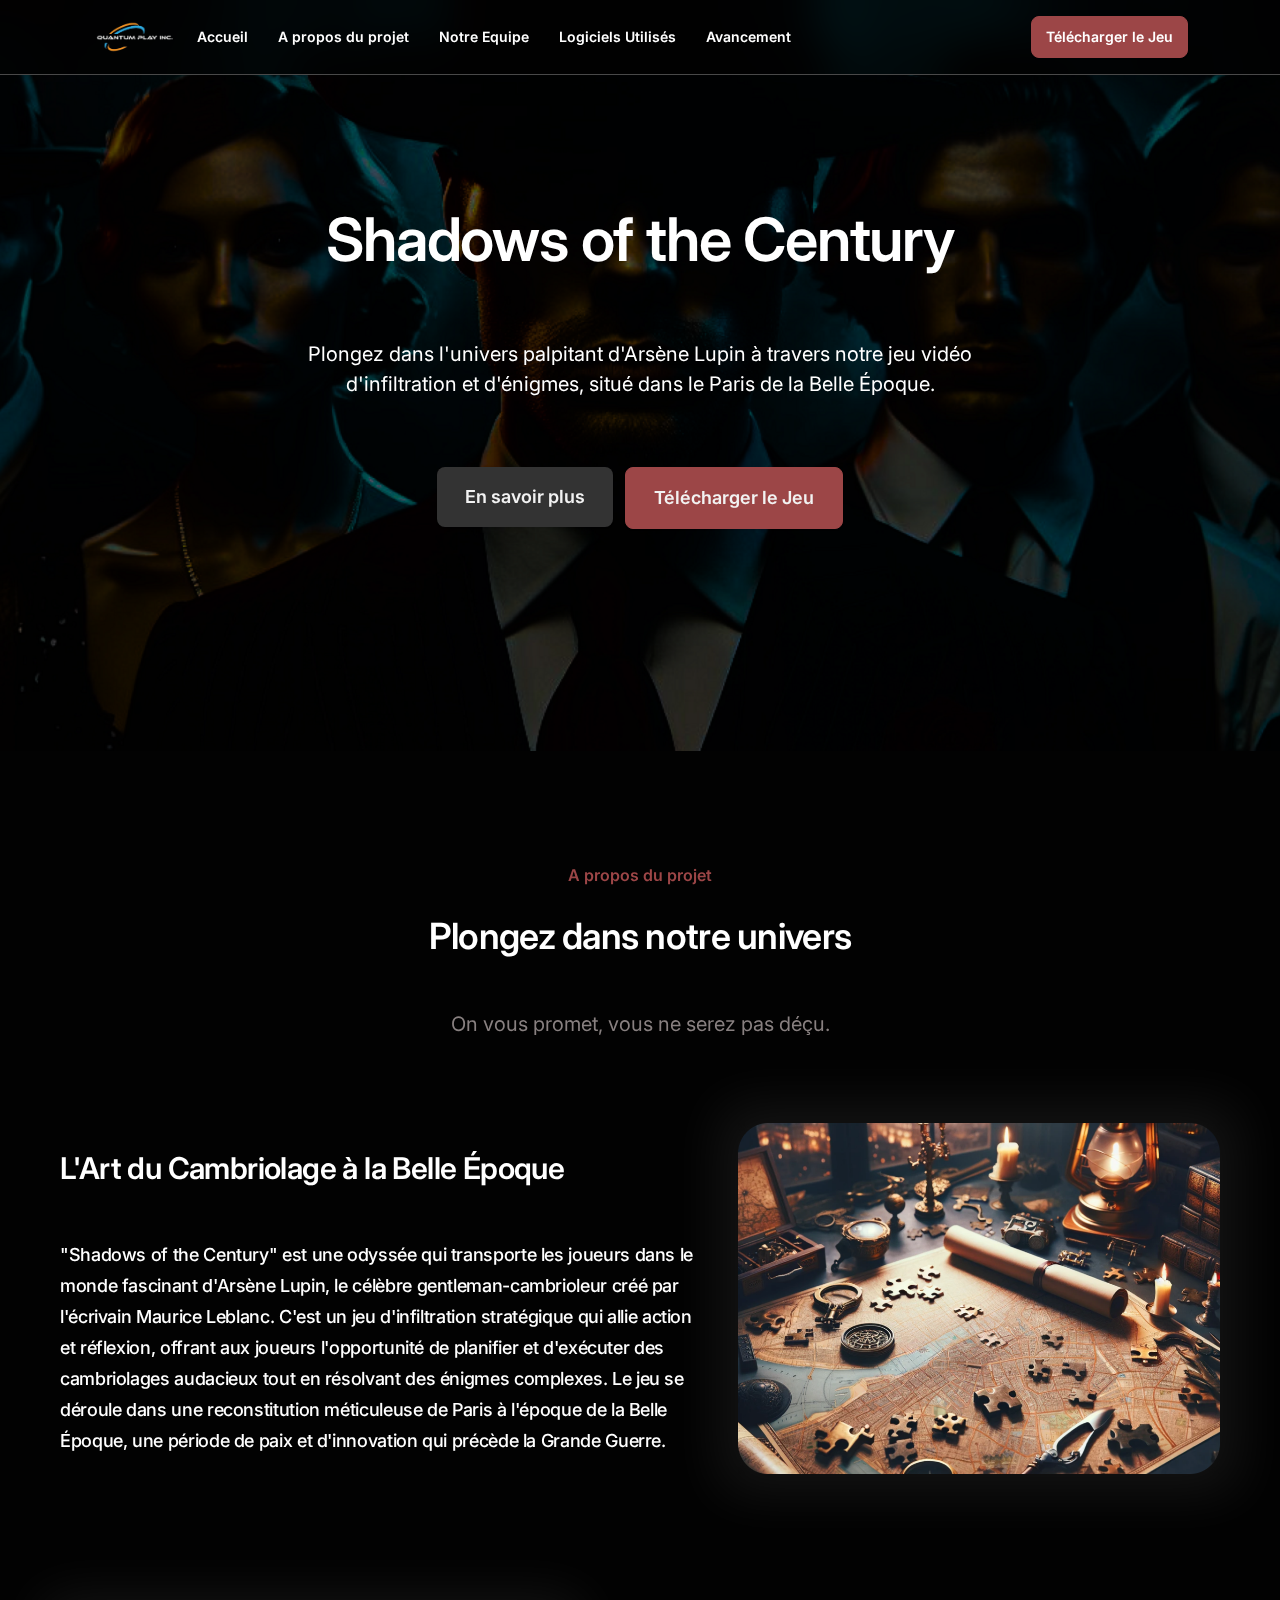
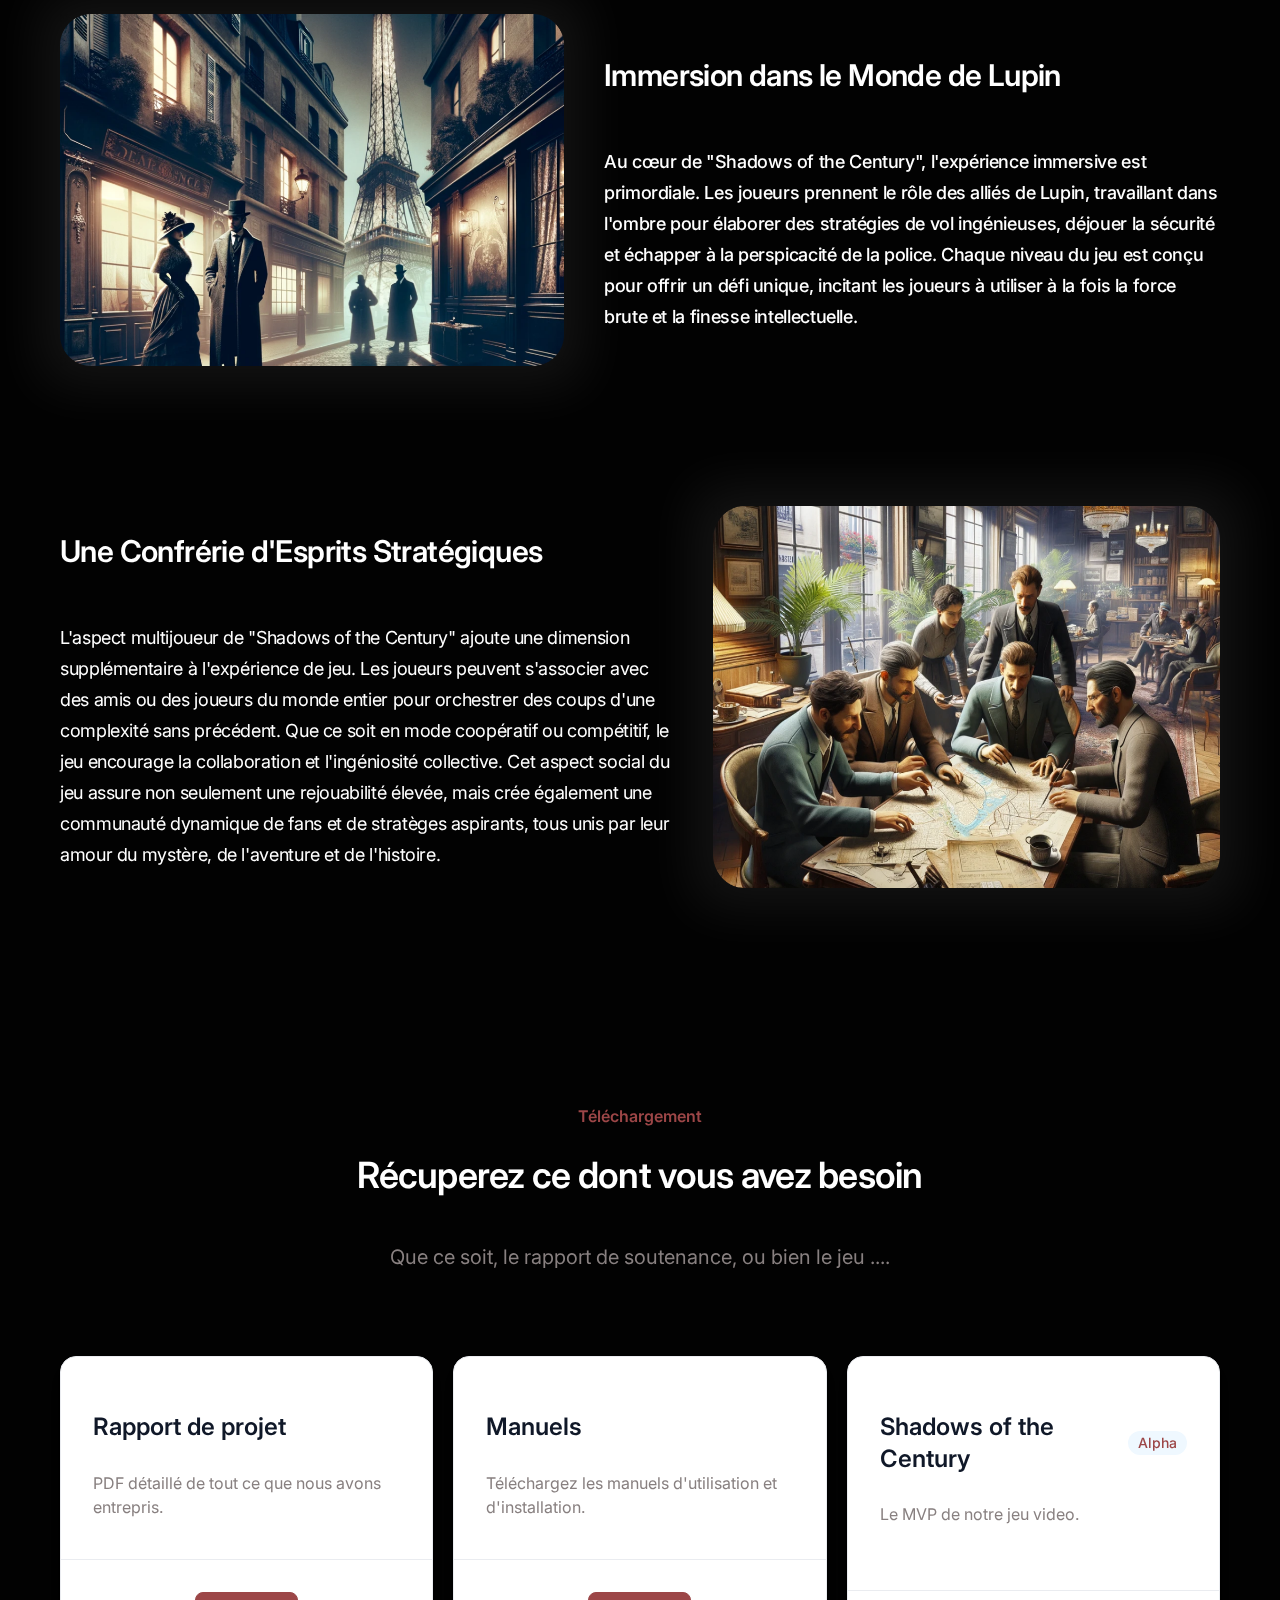
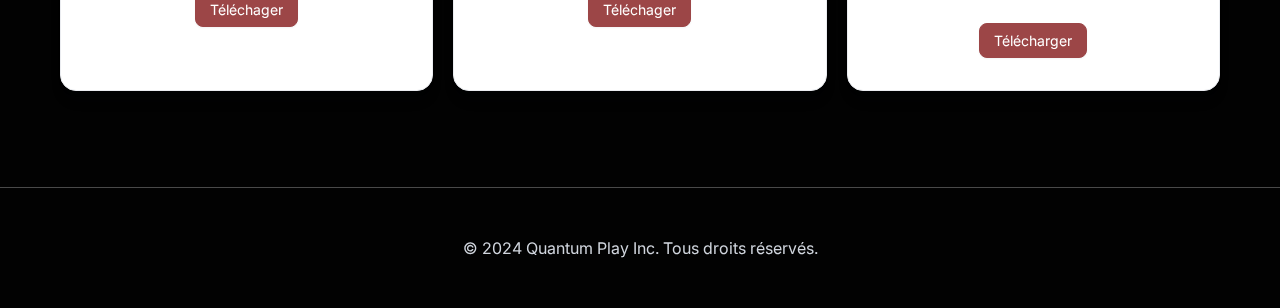
<file: index.html>
<!DOCTYPE html>
<html lang="fr">
<head>
        <meta charset="UTF-8">
        <meta name="viewport" content="width=device-width, initial-scale=1.0">
        <title>Accueil - Quantum Play Inc.</title>
        <link rel="stylesheet" href="css/index.css">
        <link rel="preconnect" href="https://fonts.googleapis.com">
        <link rel="preconnect" href="https://fonts.gstatic.com" crossorigin>
        <link href="https://fonts.googleapis.com/css2?family=Inter:wght@100..900&display=swap" rel="stylesheet">
</head>
<body>
    <header class="header">
      <div class="header-content">
        <div class="logo-container">
          <img src="assets/logo_blanc.png" alt="Company Logo" class="logo" />
          <nav class="nav-links">
            <a href="index.html#" class="nav-link">Accueil</a>
            <a href="index.html#about-project" class="nav-link">A propos du projet</a>
            <a href="teams.html" class="nav-link">Notre Equipe</a>
            <a href="software.html" class="nav-link">Logiciels Utilisés</a>
            <a href="progression.html" class="nav-link">Avancement</a>
          </nav>
        </div>
        <a href="index.html#download-section" class="download-button">Télécharger le Jeu</a>
      </div>
    </header>


    <section id="hero-section">
      <img src="assets/hero-background.png" alt="" class="hero-background" />
      
      <a href="index.html#download-section">
      <div class="hero-content">
        
      </a>
        <h1 class="hero-title">Shadows of the Century</h1>
        
        <p class="hero-description">
          Plongez dans l'univers palpitant d'Arsène Lupin à travers notre jeu vidéo d'infiltration et d'énigmes, situé dans le Paris de la Belle Époque.
        </p>
        
        <div class="hero-actions">
          <a href="index.html#about-project"><button class="learn-more-btn">En savoir plus</button></a>
          <a href="index.html#download-section"><button class="download-btn">Télécharger le Jeu</button></a>
        </div>
      </div>
    </section>
    <section id="about-project">
      <div class="about-project-container">
        <p class="about-project-subtitle">A propos du projet</p>
        <h2 class="about-project-title">Plongez dans notre univers</h2>
        <p class="about-project-description">On vous promet, vous ne serez pas déçu.</p>
        <div class="project-overview">
          <div class="project-overview-content">
            <div class="project-overview-text">
              <div class="project-overview-text-content">
                <h3 class="project-overview-heading">L'Art du Cambriolage à la Belle Époque</h3>
                <p class="project-overview-details">
                  "Shadows of the Century" est une odyssée qui transporte les joueurs dans le monde fascinant d'Arsène Lupin, le célèbre gentleman-cambrioleur créé par l'écrivain Maurice Leblanc. C'est un jeu d'infiltration stratégique qui allie action et réflexion, offrant aux joueurs l'opportunité de planifier et d'exécuter des cambriolages audacieux tout en résolvant des énigmes complexes. Le jeu se déroule dans une reconstitution méticuleuse de Paris à l'époque de la Belle Époque, une période de paix et d'innovation qui précède la Grande Guerre.
                </p>
              </div>
            </div>
            <div class="project-overview-image">
              <img src="assets/overview-image.png" alt="Project overview image" class="project-overview-img" />
            </div>
          </div>
        </div>
        <div class="project-immersion">
          <div class="project-immersion-content">
            <div class="project-immersion-image">
              <img src="assets/immersion-image.png" alt="Project immersion image" class="project-immersion-img" />
            </div>
            <div class="project-immersion-text">
              <div class="project-immersion-text-content">
                <h3 class="project-immersion-heading">Immersion dans le Monde de Lupin</h3>
                <p class="project-immersion-details">
                  Au cœur de "Shadows of the Century", l'expérience immersive est primordiale. Les joueurs prennent le rôle des alliés de Lupin, travaillant dans l'ombre pour élaborer des stratégies de vol ingénieuses, déjouer la sécurité et échapper à la perspicacité de la police. Chaque niveau du jeu est conçu pour offrir un défi unique, incitant les joueurs à utiliser à la fois la force brute et la finesse intellectuelle.
                </p>
              </div>
            </div>
          </div>
        </div>
        <div class="project-multiplayer">
          <div class="project-multiplayer-content">
            <div class="project-multiplayer-text">
              <h3 class="project-multiplayer-heading">Une Confrérie d'Esprits Stratégiques</h3>
              <p class="project-multiplayer-details">
                L'aspect multijoueur de "Shadows of the Century" ajoute une dimension supplémentaire à l'expérience de jeu. Les joueurs peuvent s'associer avec des amis ou des joueurs du monde entier pour orchestrer des coups d'une complexité sans précédent. Que ce soit en mode coopératif ou compétitif, le jeu encourage la collaboration et l'ingéniosité collective. Cet aspect social du jeu assure non seulement une rejouabilité élevée, mais crée également une communauté dynamique de fans et de stratèges aspirants, tous unis par leur amour du mystère, de l'aventure et de l'histoire.
              </p>
            </div>
            <div class="project-multiplayer-image">
              <img src="assets/multiplayer-image.png" alt="Project multiplayer image" class="project-multiplayer-img" />
            </div>
          </div>
        </div>
      </div>
    </section> 
    <section id="download-section">
      <div class="download-container">
        <h2 class="download-subtitle">Téléchargement</h2>
        <h1 class="download-title">Récuperez ce dont vous avez besoin</h1>
        <p class="download-description">
          Que ce soit, le rapport de soutenance, ou bien le jeu ....
        </p>
        <div class="download-cards">
          <div class="download-card">
            <div class="card-header">
              <h3 class="card-title">Rapport de projet</h3>
              <p class="card-subtitle">
                PDF détaillé de tout ce que nous avons entrepris.
              </p>
            </div>
            <div class="card-footer">
              <a href="https://drive.google.com/file/d/1c_JLFe7JqMfe0ZkD8F-87rza8Ru3sQQs/view?usp=sharing" class="download-button" download>Téléchager</a>
            </div>
          </div>
          
          <div class="download-card">
            <div class="card-header">
              <h3 class="card-title">Manuels</h3>
              <p class="card-subtitle">
                Téléchargez les manuels d'utilisation et d'installation.
              </p>
            </div>
            <div class="card-footer">
              <a href="https://drive.google.com/file/d/1klQWnkyHXq8Cbzll8_LTF7dbLoVZ3blF/view?usp=sharing" class="download-button" download>Téléchager</a>
            </div>
          </div>

          <div class="download-card">
            <div class="card-header">
              <div class="card-tags">
                <h3 class="card-title">Shadows of the Century</h3>
                <span class="card-tag">Alpha</span>
              </div>
              <p class="card-subtitle">Le MVP de notre jeu video.<br \><br \></p>
            </div>
            <div class="card-footer">
              <a href="https://drive.google.com/file/d/1jJIbLHBfBHjQvxvwQU3jh9R5DriS0nDQ/view?usp=sharing" class="download-button" download>Télécharger</a>
            </div>
          </div>
        </div>
      </div>
    </section>
      <style>
        .footer {
          display: flex;
          justify-content: center;
          align-items: center;
          border-top: 1px solid rgba(73, 73, 73, 1);
          background-color: #020202;
          width: 100%;
          color: #d0d5dd;
          padding: 48px 60px;
          font: 400 16px/150% Inter, sans-serif;
        }
      
        @media (max-width: 991px) {
          .footer {
            max-width: 100%;
            padding: 0 20px;
          }
        }
      </style>
      
      <footer class="footer">
        © 2024 Quantum Play Inc. Tous droits réservés.
      </footer>
</body>
</html>
</file>
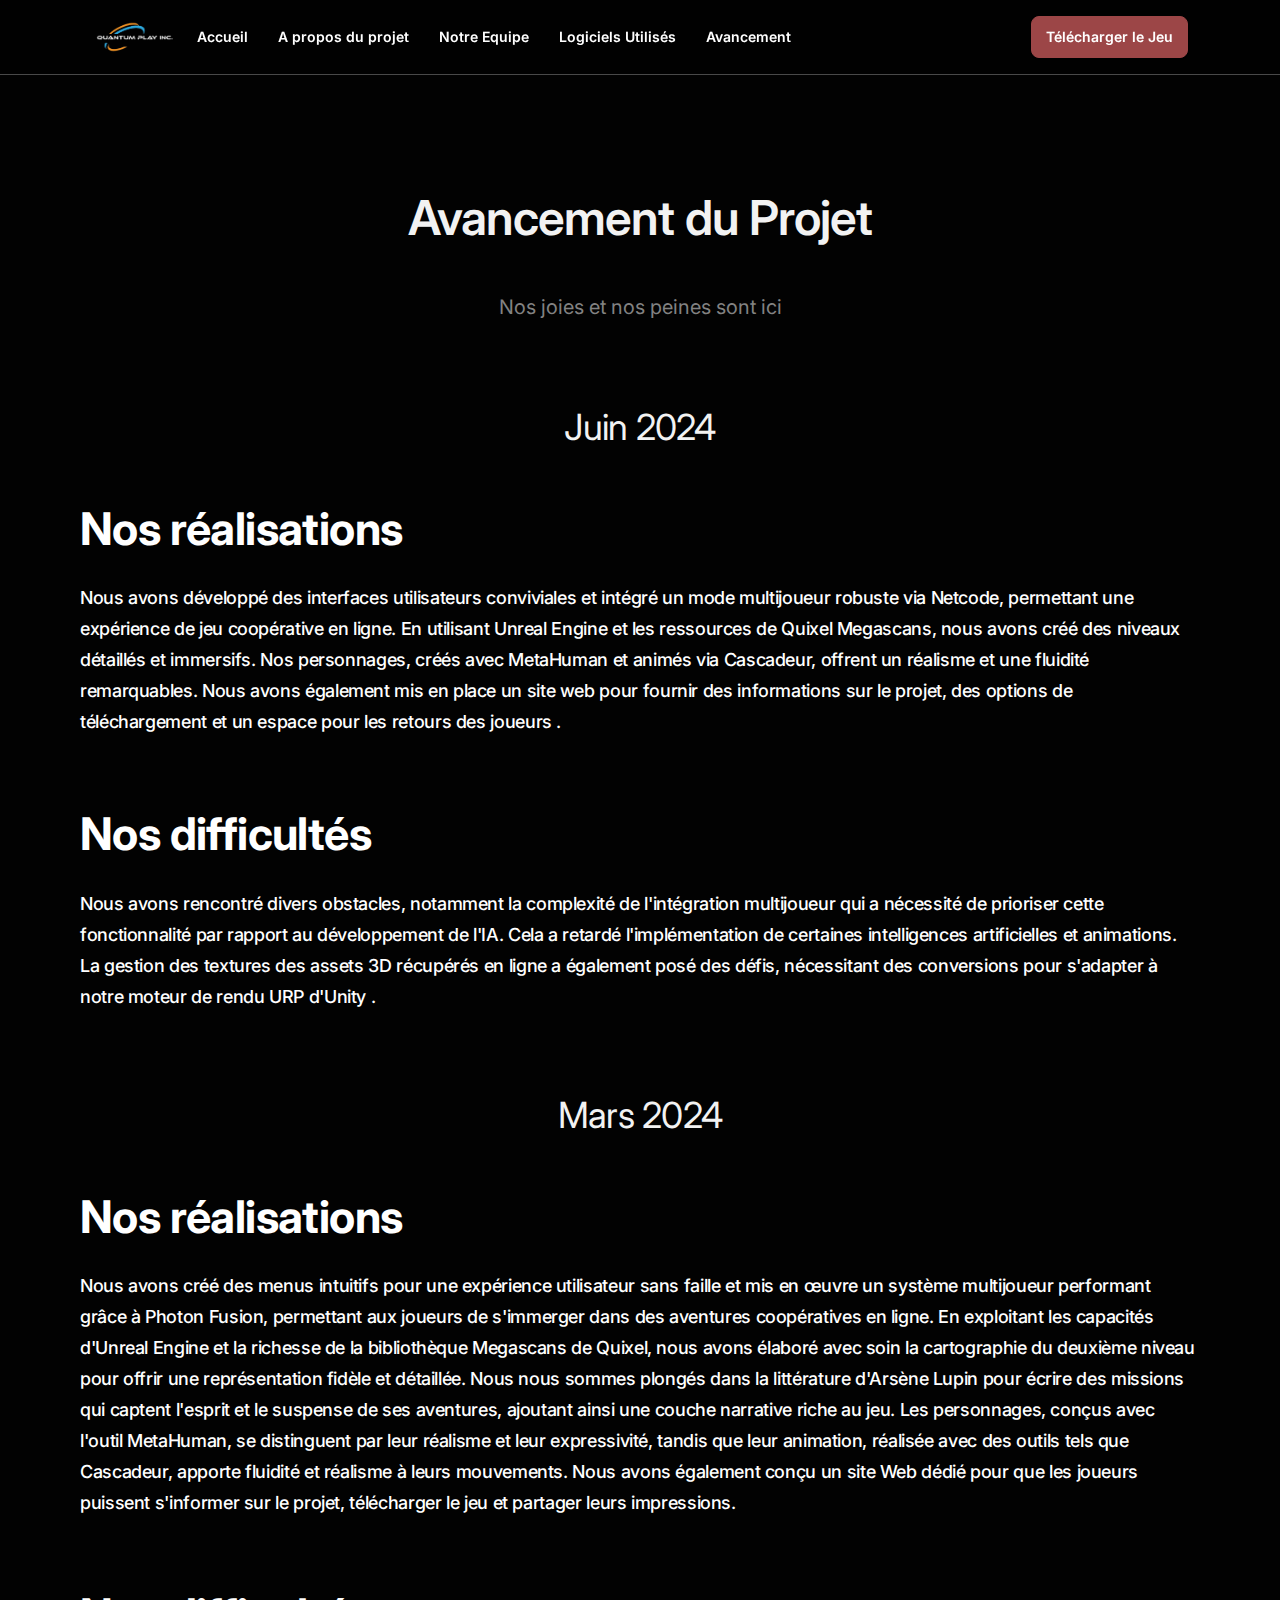
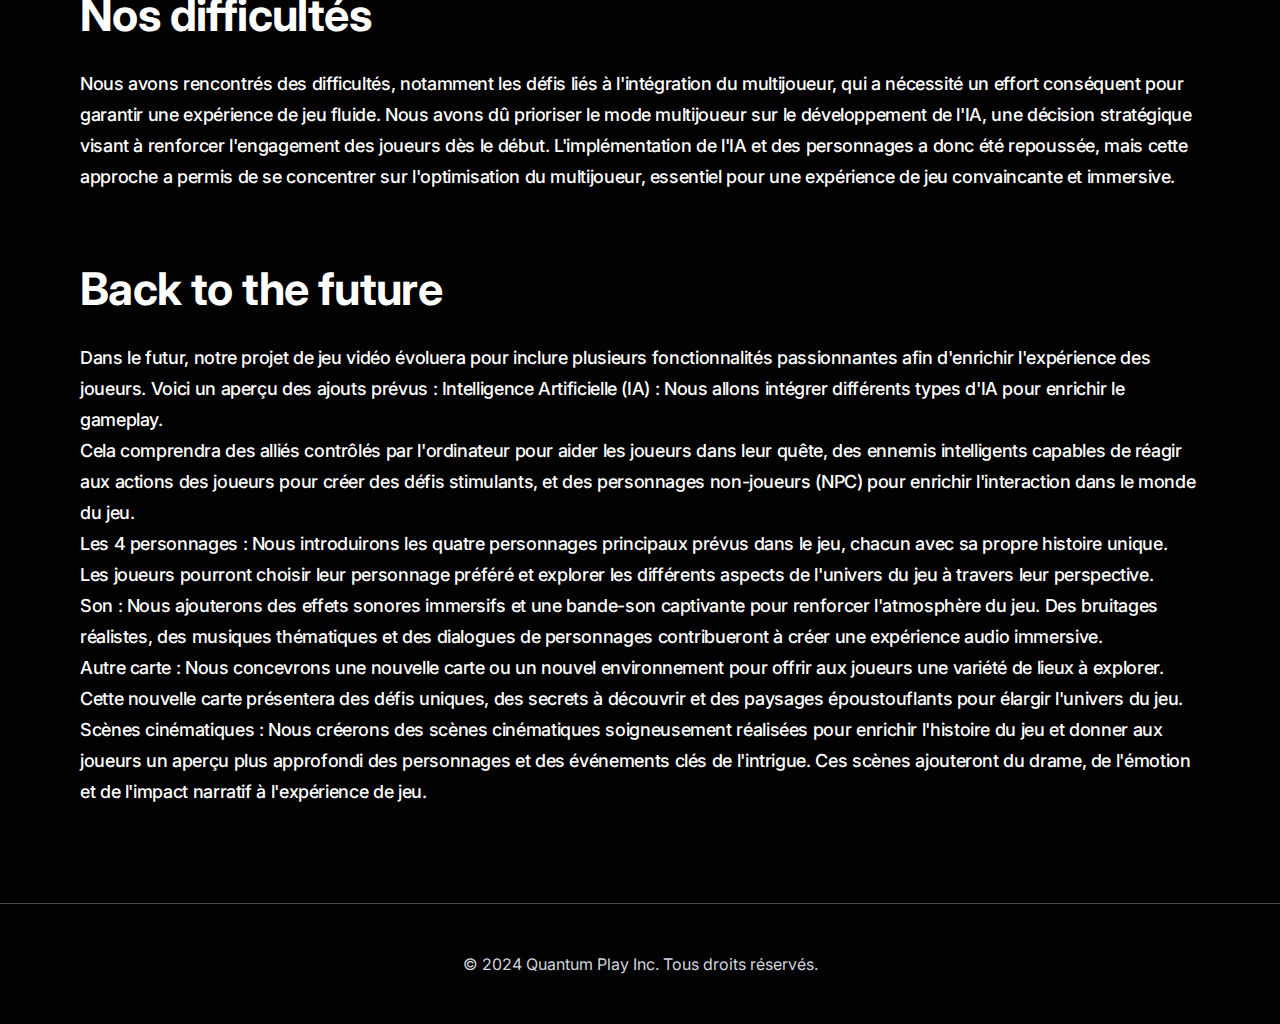
<file: progression.html>
<!DOCTYPE html>
<html lang="fr">
<head>
        <meta charset="UTF-8">
        <meta name="viewport" content="width=device-width, initial-scale=1.0">
        <title>Avancement - Quantum Play Inc.</title>
        <link rel="stylesheet" href="css/progression.css">
        <link rel="preconnect" href="https://fonts.googleapis.com">
        <link rel="preconnect" href="https://fonts.gstatic.com" crossorigin>
        <link href="https://fonts.googleapis.com/css2?family=Inter:wght@100..900&display=swap" rel="stylesheet">
</head>
<body>
    <header class="header">
        <div class="header-content">
          <div class="logo-container">
            <img src="assets/logo_blanc.png" alt="Company Logo" class="logo" />
            <nav class="nav-links">
              <a href="index.html#" class="nav-link">Accueil</a>
              <a href="index.html#about-project" class="nav-link">A propos du projet</a>
              <a href="teams.html" class="nav-link">Notre Equipe</a>
              <a href="software.html" class="nav-link">Logiciels Utilisés</a>
              <a href="progression.html" class="nav-link">Avancement</a>
            </nav>
          </div>
          <a href="index.html#download-section" class="download-button">Télécharger le Jeu</a>
        </div>
      </header>
      
      <section class="project-progress">
        <h1 class="project-title">Avancement du Projet</h1>
        <p class="project-subtitle">Nos joies et nos peines sont ici</p>
        <time class="project-date">Juin 2024</time>
        
        <section>
          <h2 class="achievements-title">Nos réalisations</h2>
          <p class="achievements-description">
            Nous avons développé des interfaces utilisateurs conviviales et intégré un mode multijoueur robuste via Netcode, permettant une expérience de jeu coopérative en ligne. En utilisant Unreal Engine et les ressources de Quixel Megascans, nous avons créé des niveaux détaillés et immersifs. Nos personnages, créés avec MetaHuman et animés via Cascadeur, offrent un réalisme et une fluidité remarquables. Nous avons également mis en place un site web pour fournir des informations sur le projet, des options de téléchargement et un espace pour les retours des joueurs .          </p>
        </section>
         
        <section>
          <h2 class="difficulties-title">Nos difficultés</h2>
          <p class="difficulties-description">
            Nous avons rencontré divers obstacles, notamment la complexité de l'intégration multijoueur qui a nécessité de prioriser cette fonctionnalité par rapport au développement de l'IA. Cela a retardé l'implémentation de certaines intelligences artificielles et animations. La gestion des textures des assets 3D récupérés en ligne a également posé des défis, nécessitant des conversions pour s'adapter à notre moteur de rendu URP d'Unity .          </p>
        </section>
         




        <time class="project-date">Mars 2024</time>
        
        <section>
          <h2 class="achievements-title">Nos réalisations</h2>
          <p class="achievements-description">
            Nous avons créé des menus intuitifs pour une expérience utilisateur sans faille et mis en œuvre un système multijoueur performant grâce à Photon Fusion, permettant aux joueurs de s'immerger dans des aventures coopératives en ligne. En exploitant les capacités d'Unreal Engine et la richesse de la bibliothèque Megascans de Quixel, nous avons élaboré avec soin la cartographie du deuxième niveau pour offrir une représentation fidèle et détaillée. Nous nous sommes plongés dans la littérature d'Arsène Lupin pour écrire des missions qui captent l'esprit et le suspense de ses aventures, ajoutant ainsi une couche narrative riche au jeu. Les personnages, conçus avec l'outil MetaHuman, se distinguent par leur réalisme et leur expressivité, tandis que leur animation, réalisée avec des outils tels que Cascadeur, apporte fluidité et réalisme à leurs mouvements. Nous avons également conçu un site Web dédié pour que les joueurs puissent s'informer sur le projet, télécharger le jeu et partager leurs impressions.
          </p>
        </section>
         
        <section>
          <h2 class="difficulties-title">Nos difficultés</h2>
          <p class="difficulties-description">
            Nous avons rencontrés des difficultés, notamment les défis liés à l'intégration du multijoueur, qui a nécessité un effort conséquent pour garantir une expérience de jeu fluide. Nous avons dû prioriser le mode multijoueur sur le développement de l'IA, une décision stratégique visant à renforcer l'engagement des joueurs dès le début. L'implémentation de l'IA et des personnages a donc été repoussée, mais cette approche a permis de se concentrer sur l'optimisation du multijoueur, essentiel pour une expérience de jeu convaincante et immersive.
          </p>
        </section>
         
        <section>
          <h2 class="future-title">Back to the future</h2>
          <p class="future-description">
            Dans le futur, notre projet de jeu vidéo évoluera pour inclure plusieurs fonctionnalités passionnantes afin d'enrichir l'expérience des joueurs. Voici un aperçu des ajouts prévus :
            Intelligence Artificielle (IA) : Nous allons intégrer différents types d'IA pour enrichir le gameplay. <br>
            Cela comprendra des alliés contrôlés par l'ordinateur pour aider les joueurs dans leur quête, des ennemis intelligents capables de réagir aux actions des joueurs pour créer des défis stimulants, et des personnages non-joueurs (NPC) pour enrichir l'interaction dans le monde du jeu. <br>
            Les 4 personnages : Nous introduirons les quatre personnages principaux prévus dans le jeu, chacun avec sa propre histoire unique. Les joueurs pourront choisir leur personnage préféré et explorer les différents aspects de l'univers du jeu à travers leur perspective. <br>
            Son : Nous ajouterons des effets sonores immersifs et une bande-son captivante pour renforcer l'atmosphère du jeu. Des bruitages réalistes, des musiques thématiques et des dialogues de personnages contribueront à créer une expérience audio immersive. <br>
            Autre carte : Nous concevrons une nouvelle carte ou un nouvel environnement pour offrir aux joueurs une variété de lieux à explorer. Cette nouvelle carte présentera des défis uniques, des secrets à découvrir et des paysages époustouflants pour élargir l'univers du jeu. <br>
            Scènes cinématiques : Nous créerons des scènes cinématiques soigneusement réalisées pour enrichir l'histoire du jeu et donner aux joueurs un aperçu plus approfondi des personnages et des événements clés de l'intrigue. Ces scènes ajouteront du drame, de l'émotion et de l'impact narratif à l'expérience de jeu.
          </p>
        </section>
      </section>

      <style>
        .footer {
          display: flex;
          justify-content: center;
          align-items: center;
          border-top: 1px solid rgba(73, 73, 73, 1);
          background-color: #020202;
          width: 100%;
          color: #d0d5dd;
          padding: 48px 60px;
          font: 400 16px/150% Inter, sans-serif;
        }
      
        @media (max-width: 991px) {
          .footer {
            max-width: 100%;
            padding: 0 20px;
          }
        }
      </style>
      
      <footer class="footer">
        © 2024 Quantum Play Inc. Tous droits réservés.
      </footer>
</body>
</html>
</file>
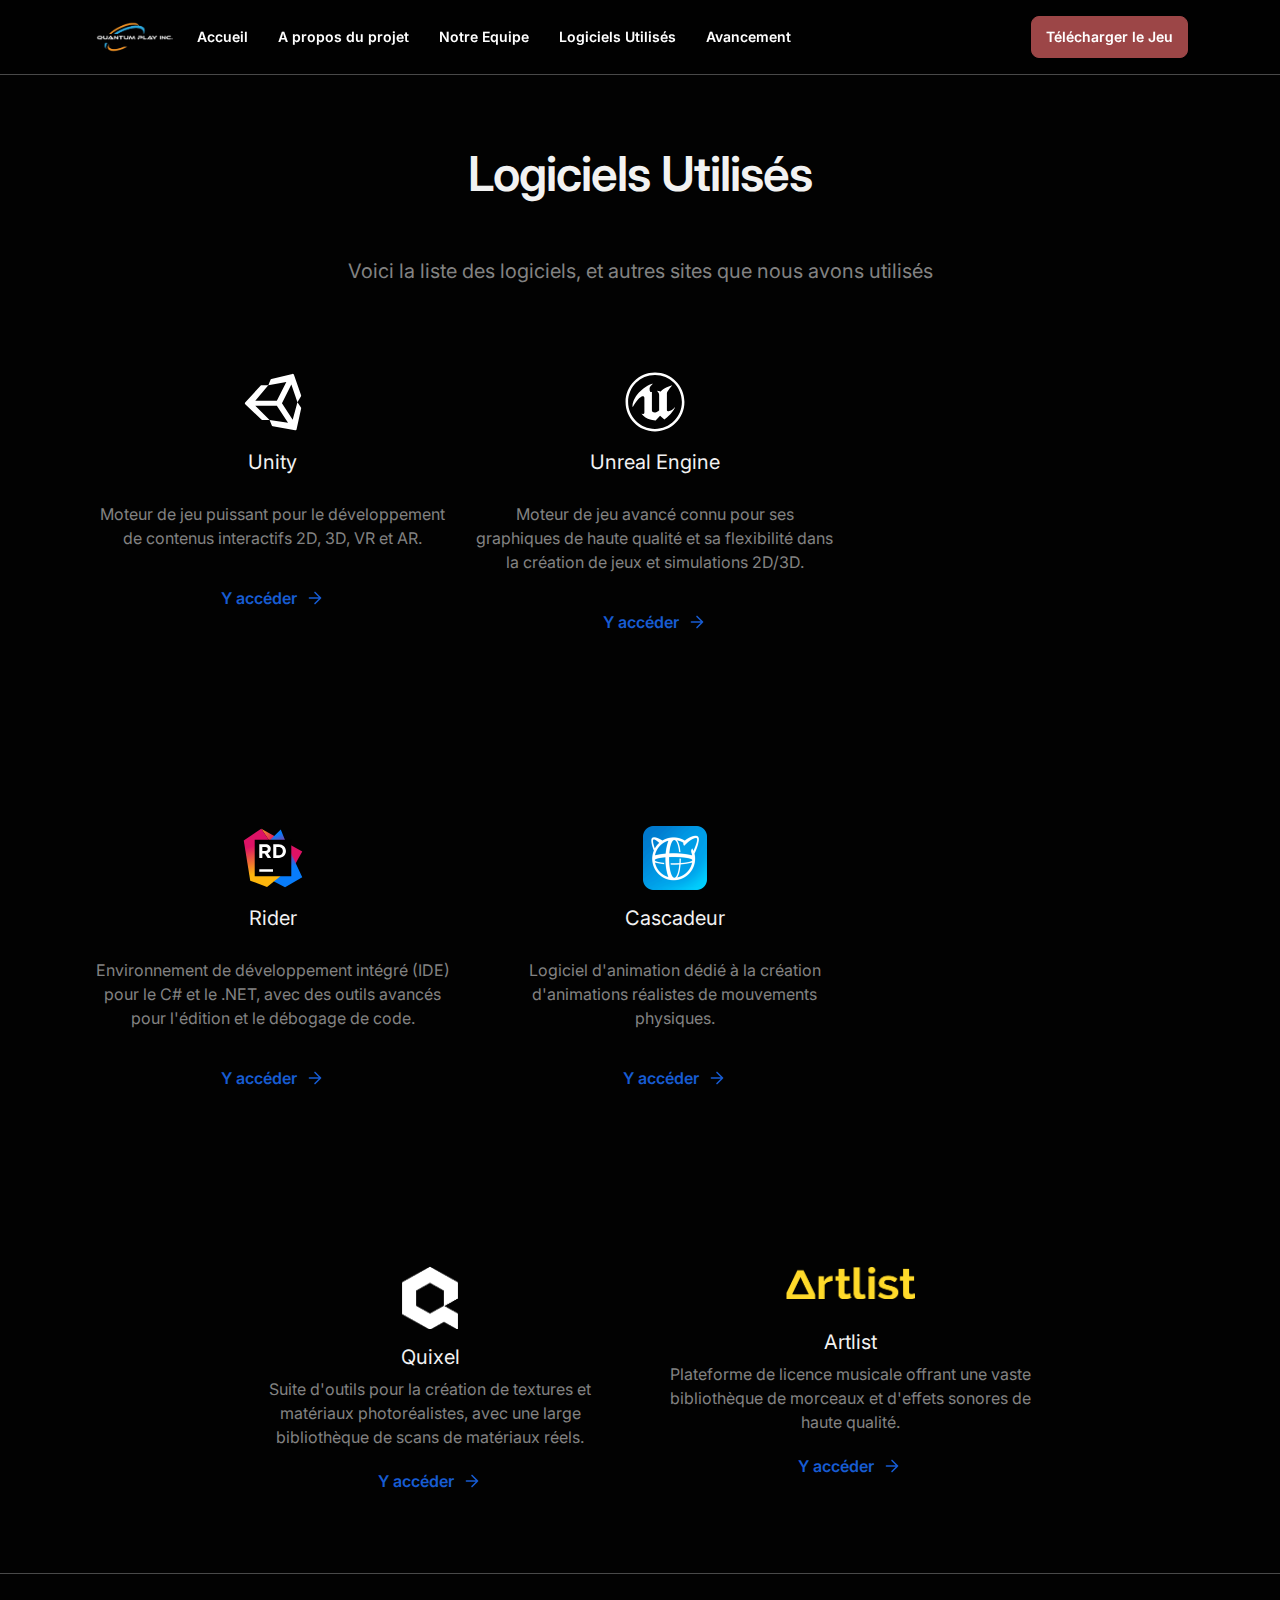
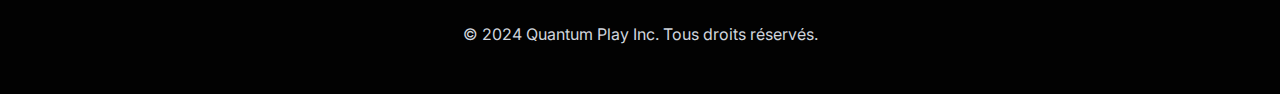
<file: software.html>
<!DOCTYPE html>
<html lang="fr">
<head>
        <meta charset="UTF-8">
        <meta name="viewport" content="width=device-width, initial-scale=1.0">
        <title>Avancement - Quantum Play Inc.</title>
        <link rel="stylesheet" href="css/software.css">
        <link rel="preconnect" href="https://fonts.googleapis.com">
        <link rel="preconnect" href="https://fonts.gstatic.com" crossorigin>
        <link href="https://fonts.googleapis.com/css2?family=Inter:wght@100..900&display=swap" rel="stylesheet">
</head>
<body>
    <header class="header">
        <div class="header-content">
          <div class="logo-container">
            <img src="assets/logo_blanc.png" alt="Company Logo" class="logo" />
            <nav class="nav-links">
              <a href="index.html#" class="nav-link">Accueil</a>
              <a href="index.html#about-project" class="nav-link">A propos du projet</a>
              <a href="teams.html" class="nav-link">Notre Equipe</a>
              <a href="software.html" class="nav-link">Logiciels Utilisés</a>
              <a href="progression.html" class="nav-link">Avancement</a>
            </nav>
          </div>
          <a href="index.html#download-section" class="download-button">Télécharger le Jeu</a>
        </div>
      </header>
      
      <section class="software-used">
        <div class="software-used-container">
          <h2 class="software-used-title">Logiciels Utilisés</h2>
          <p class="software-used-description">
            Voici la liste des logiciels, et autres sites que nous avons utilisés
          </p>
          <div class="software-list">
            <div class="software-list-container">
              <div class="software-item">
                <div class="software-item-content">
                  <img src="assets/unity.svg" alt="Unity logo" class="software-logo" />
                  <h3 class="software-name">Unity</h3>
                  <p class="software-description">
                    Moteur de jeu puissant pour le développement de contenus interactifs 2D, 3D, VR et AR.
                  </p>
                  <a href="https://unity.com/fr" class="software-link">
                    <span class="software-link-text">Y accéder</span>
                    <img src="assets/arrow-right-2.svg" alt="" class="cta-icon" loading="lazy" />
                  </a>
                </div>
              </div>
              <div class="software-item">
                <div class="software-item-content">
                  <img src="assets/ue.svg" alt="Unreal Engine logo" class="software-logo" />
                  <h3 class="software-name">Unreal Engine</h3>
                  <p class="software-description">
                    Moteur de jeu avancé connu pour ses graphiques de haute qualité et sa flexibilité dans la création de jeux et simulations 2D/3D.
                  </p>
                  <a href="https://www.unrealengine.com/fr" class="software-link">
                    <span class="software-link-text">Y accéder</span>
                    <img src="assets/arrow-right-2.svg" alt="" class="cta-icon" loading="lazy" />
                  </a>
                </div>
              </div>
            </div>
          </div>
        </div>
      </section>

      <main class="container">
        <section class="card-container">
          <article class="card">
            <div class="card-content">
              <img src="assets/rider.svg" alt="Rider logo" class="card-image" />
              <h3 class="card-title">Rider</h3>
              <p class="card-description">
                Environnement de développement intégré (IDE) pour le C# et le .NET, avec des outils avancés pour l'édition et le débogage de code.
              </p>
              <a href="https://www.jetbrains.com/fr-fr/rider/">
                <div class="card-action">
                  <span class="card-action-text">Y accéder</span>
                  <img src="assets/arrow-right-2.svg" alt="" class="cta-icon" loading="lazy" />
                </div>
              </a>
            </div>
          </article>
          <article class="card">
            <div class="card-content">
              <img src="assets/cascadeur.png" alt="Cascadeur logo" class="card-image" />
              <h3 class="card-title">Cascadeur</h3>
              <p class="card-description">
                Logiciel d'animation dédié à la création d'animations réalistes de mouvements physiques.
              </p>
              <a href="https://cascadeur.com/">
                <div class="card-action">
                  <span class="card-action-text">Y accéder</span>
                  <img src="assets/arrow-right-2.svg" alt="" class="cta-icon" loading="lazy" />
                </div>
              </a>
            </div>
          </article>
        </section>
      </main>

      <div class="container">
        <div class="content-wrapper">
          <div class="tools-grid">
            <div class="tool-card">
              <div class="tool-content">
                <img src="assets/quixel.png" alt="Quixel logo" class="tool-logo" loading="lazy" />
                <div class="tool-name">Quixel</div>
                <div class="tool-description">
                  Suite d'outils pour la création de textures et matériaux photoréalistes, avec une large bibliothèque de scans de matériaux réels.
                </div>
                <a href="https://quixel.com/">
                  <div class="tool-cta">
                    <div class="cta-text">Y accéder</div>
                    <img src="assets/arrow-right-2.svg" alt="" class="cta-icon" loading="lazy" />
                  </div>
                </a>
              </div>
            </div>
            <div class="tool-card">
              <div class="tool-content">
                <img src="assets/artlist.png" alt="Artlist logo" class="artlist-logo" loading="lazy" />
                <div class="artlist-name">Artlist</div>
                <div class="tool-description">
                  Plateforme de licence musicale offrant une vaste bibliothèque de morceaux et d'effets sonores de haute qualité.
                </div>
                <a href="https://artlist.io/">
                  <div class="tool-cta">
                    <div class="cta-text">Y accéder</div>
                    <img src="assets/arrow-right-2.svg" alt="" class="cta-icon" loading="lazy" />
                  </div>
                </a>
              </div>
            </div>
          </div>
        </div>
      </div>

      <style>
        .footer {
          display: flex;
          justify-content: center;
          align-items: center;
          border-top: 1px solid rgba(73, 73, 73, 1);
          background-color: #020202;
          width: 100%;
          color: #d0d5dd;
          padding: 48px 60px;
          font: 400 16px/150% Inter, sans-serif;
        }
      
        @media (max-width: 991px) {
          .footer {
            max-width: 100%;
            padding: 0 20px;
          }
        }
      </style>
      
      <footer class="footer">
        © 2024 Quantum Play Inc. Tous droits réservés.
      </footer>
</body>
</html>
</file>
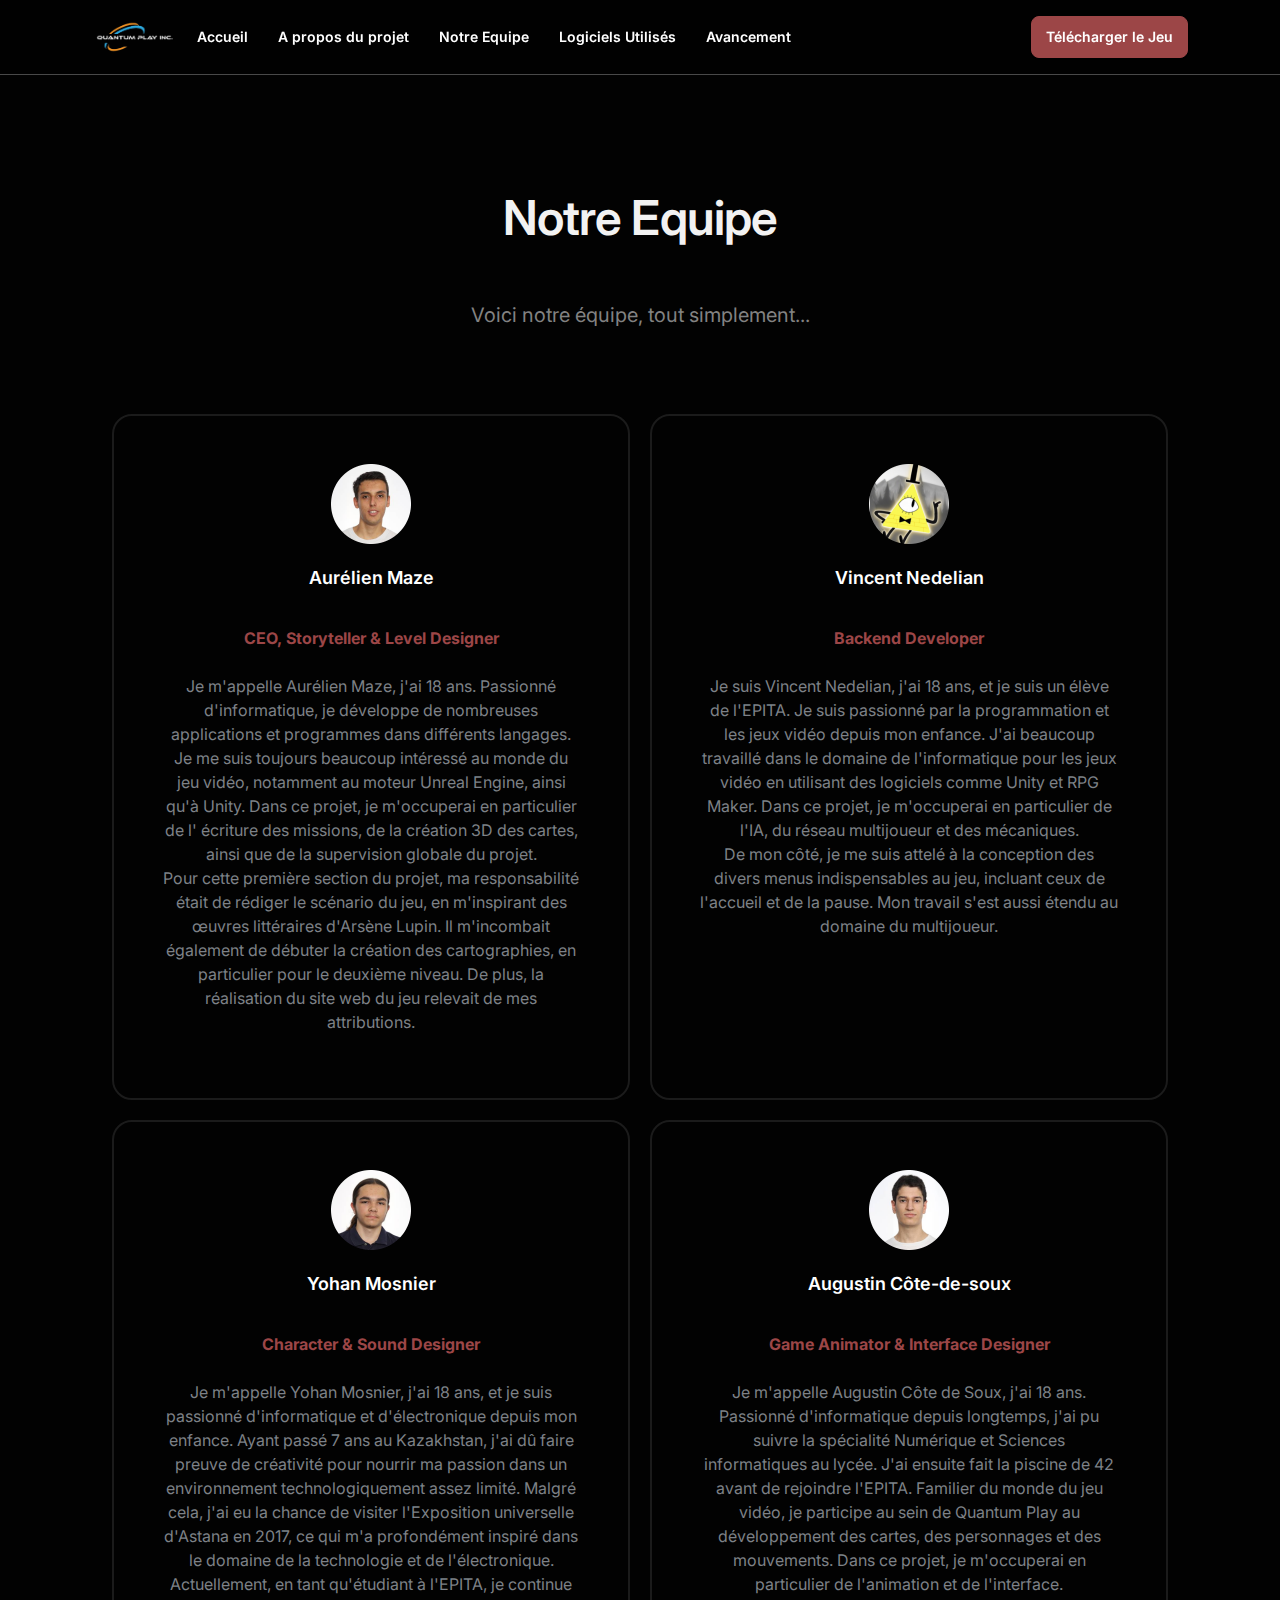
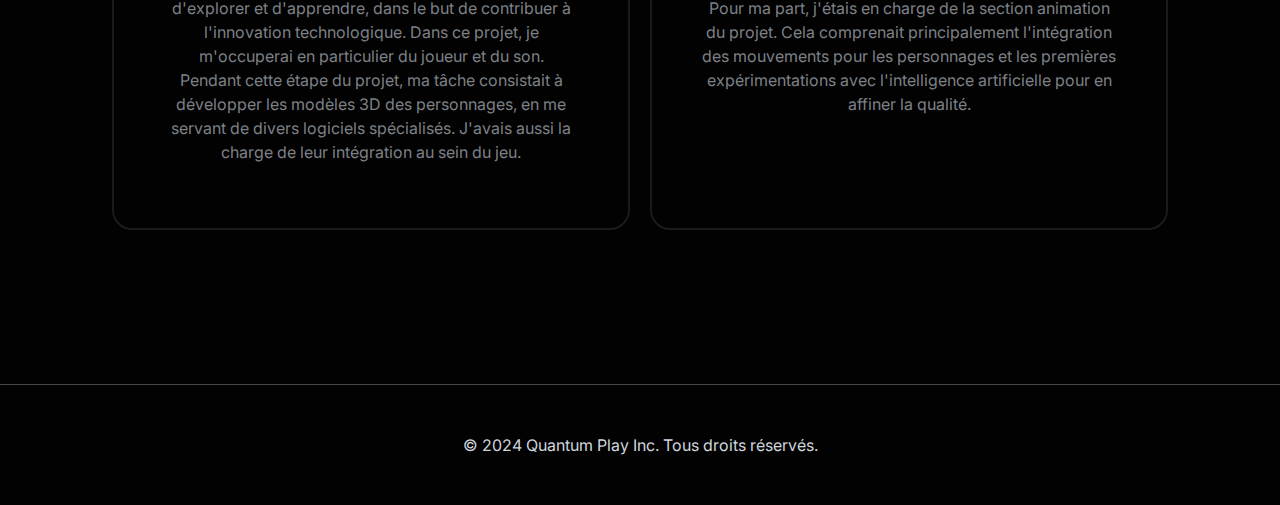
<file: teams.html>
<!DOCTYPE html>
<html lang="fr">
<head>
        <meta charset="UTF-8">
        <meta name="viewport" content="width=device-width, initial-scale=1.0">
        <title>Notre Equipe - Quantum Play Inc.</title>
        <link rel="stylesheet" href="css/teams.css">
        <link rel="preconnect" href="https://fonts.googleapis.com">
        <link rel="preconnect" href="https://fonts.gstatic.com" crossorigin>
        <link href="https://fonts.googleapis.com/css2?family=Inter:wght@100..900&display=swap" rel="stylesheet">
</head>
<body>
    <header class="header">
        <div class="header-content">
          <div class="logo-container">
            <img src="assets/logo_blanc.png" alt="Company Logo" class="logo" />
            <nav class="nav-links">
              <a href="index.html#" class="nav-link">Accueil</a>
              <a href="index.html#about-project" class="nav-link">A propos du projet</a>
              <a href="teams.html" class="nav-link">Notre Equipe</a>
              <a href="software.html" class="nav-link">Logiciels Utilisés</a>
              <a href="progression.html" class="nav-link">Avancement</a>
            </nav>
          </div>
          <a href="index.html#download-section" class="download-button">Télécharger le Jeu</a>
        </div>
      </header>
      
      
        <section class="team">
            <h2 class="team-title">Notre Equipe</h2>
            <p class="team-description">Voici notre équipe, tout simplement...</p>
            
            <div class="team-members">
            <div class="team-row">
                <div class="team-member">
                <article class="member-card">
                    <img src="assets/aurelien.png" alt="Aurélien Maze" class="member-avatar" loading="lazy" />
                    <h3 class="member-name">Aurélien Maze</h3>
                    <p class="member-role">CEO, Storyteller & Level Designer</p>
                    <p class="member-bio">
                    Je m'appelle Aurélien Maze, j'ai 18 ans. Passionné d'informatique, je développe de nombreuses applications et programmes dans différents langages. Je me suis toujours beaucoup intéressé au monde du jeu vidéo, notamment au moteur Unreal Engine, ainsi qu'à Unity. Dans ce projet, je m'occuperai en particulier de l' écriture des missions, de la création 3D des cartes, ainsi que de la supervision globale du projet.
                    <br />
                    Pour cette première section du projet, ma responsabilité était de rédiger le scénario du jeu, en m'inspirant des œuvres littéraires d'Arsène Lupin. Il m'incombait également de débuter la création des cartographies, en particulier pour le deuxième niveau. De plus, la réalisation du site web du jeu relevait de mes attributions.
                    </p>
                </article>
                </div>
                
                <div class="team-member">
                <article class="member-card">
                    <img src="assets/vincent.png" alt="Vincent Nedelian" class="member-avatar" loading="lazy" />
                    <h3 class="member-name">Vincent Nedelian</h3>
                    <p class="member-role">Backend Developer</p>
                    <p class="member-bio">
                    Je suis Vincent Nedelian, j'ai 18 ans, et je suis un élève de l'EPITA. Je suis passionné par la programmation et les jeux vidéo depuis mon enfance. J'ai beaucoup travaillé dans le domaine de l'informatique pour les jeux vidéo en utilisant des logiciels comme Unity et RPG Maker. Dans ce projet, je m'occuperai en particulier de l'IA, du réseau multijoueur et des mécaniques.
                    <br />
                    De mon côté, je me suis attelé à la conception des divers menus indispensables au jeu, incluant ceux de l'accueil et de la pause. Mon travail s'est aussi étendu au domaine du multijoueur.
                    </p>
                </article>
                </div>
            </div>
            
            <div class="team-row" style="margin-top: 20px;">
                <div class="team-member">
                <article class="member-card">
                    <img src="assets/yohan.png" alt="Yohan Mosnier" class="member-avatar" loading="lazy" />
                    <h3 class="member-name">Yohan Mosnier</h3>
                    <p class="member-role">Character & Sound Designer</p>
                    <p class="member-bio">
                    Je m'appelle Yohan Mosnier, j'ai 18 ans, et je suis passionné d'informatique et d'électronique depuis mon enfance. Ayant passé 7 ans au Kazakhstan, j'ai dû faire preuve de créativité pour nourrir ma passion dans un environnement technologiquement assez limité. Malgré cela, j'ai eu la chance de visiter l'Exposition universelle d'Astana en 2017, ce qui m'a profondément inspiré dans le domaine de la technologie et de l'électronique. Actuellement, en tant qu'étudiant à l'EPITA, je continue d'explorer et d'apprendre, dans le but de contribuer à l'innovation technologique. Dans ce projet, je m'occuperai en particulier du joueur et du son.
                    <br />
                    Pendant cette étape du projet, ma tâche consistait à développer les modèles 3D des personnages, en me servant de divers logiciels spécialisés. J'avais aussi la charge de leur intégration au sein du jeu.
                    </p>
                </article>
                </div>
                
                <div class="team-member">
                <article class="member-card">
                    <img src="assets/augustin.png" alt="Augustin Côte-de-soux" class="member-avatar" loading="lazy" />
                    <h3 class="member-name">Augustin Côte-de-soux</h3>
                    <p class="member-role">Game Animator & Interface Designer</p>
                    <p class="member-bio">
                    Je m'appelle Augustin Côte de Soux, j'ai 18 ans. Passionné d'informatique depuis longtemps, j'ai pu suivre la spécialité Numérique et Sciences informatiques au lycée. J'ai ensuite fait la piscine de 42 avant de rejoindre l'EPITA. Familier du monde du jeu vidéo, je participe au sein de Quantum Play au développement des cartes, des personnages et des mouvements. Dans ce projet, je m'occuperai en particulier de l'animation et de l'interface.
                    <br />
                    Pour ma part, j'étais en charge de la section animation du projet. Cela comprenait principalement l'intégration des mouvements pour les personnages et les premières expérimentations avec l'intelligence artificielle pour en affiner la qualité.
                    </p>
                </article>
                </div>
            </div>
            </div>
        </section>

        <style>
          .footer {
            display: flex;
            justify-content: center;
            align-items: center;
            border-top: 1px solid rgba(73, 73, 73, 1);
            background-color: #020202;
            width: 100%;
            color: #d0d5dd;
            padding: 48px 60px;
            font: 400 16px/150% Inter, sans-serif;
          }
        
          @media (max-width: 991px) {
            .footer {
              max-width: 100%;
              padding: 0 20px;
            }
          }
        </style>
      
      <footer class="footer">
        © 2024 Quantum Play Inc. Tous droits réservés.
      </footer>
</body>
</html>
</file>
<file: css/index.css>
* {
    box-sizing: border-box;
    top: 0;
    left: 0;
}

body {
    margin: 0;
    padding: 0;
    font-family: Inter, sans-serif;
    background-color: #020202;
}

html {
    scroll-behavior: smooth;
}

a {
text-decoration: none;
color: #fff;
}

a:hover {
    color: #fff;
}

/* ---------------------------------  Section 1  ---------------------------------------- */

.header {
    display: flex;
    position: fixed;
    z-index: 1000;
    justify-content: center;
    align-items: center;
    background-color: #020202BB;
    backdrop-filter: blur(20px);
    border-bottom: 1px solid rgba(73, 73, 73, 1);
    padding: 16px 60px;
    font-size: 16px;
    font-weight: 600;
    line-height: 150%;
    width: 100%;
}

  .header-content {
    display: flex;
    justify-content: space-between;
    align-items: center;
    max-width: 1280px;
    width: 100%;
    gap: 20px;
    padding: 0 32px;
  }

  .logo-container {
    display: flex;
    align-items: center;
    gap: 20px;
    color: #f2f2f2;
  }

  .logo {
    width: 85px;
    max-width: 100%;
    aspect-ratio: 2.17;
    object-fit: contain;
  }

  .nav-links {
    display: flex;
    justify-content: space-between;
    align-items: center;
    gap: 30px;
    margin: auto 0;
  }

  .nav-link {
    font-family: Inter, sans-serif;
    font-size: 14px;
    font-style: normal;
    font-weight: 600;
    line-height: 24px;
  }

  .download-button {
    font-family: Inter, sans-serif;
    display: flex;
    justify-content: center;
    align-items: center;
    background-color: #9C4647;
    color: #fff;
    border: 1px solid #9C4647;
    border-radius: 8px;
    box-shadow: 0px 1px 2px 0px rgba(16, 24, 40, 0.05);
    padding: 8px 14px;
    margin: auto 0;
    font-size: 14px;
  }

  @media (max-width: 991px) {
    .header {
      max-width: 100%;
      padding: 0 20px;
    }

    .header-content {
      max-width: 100%;
      flex-wrap: wrap;
      padding: 0 20px;
    }

    .logo-container {
      flex-wrap: wrap;
    }

    .nav-links {
      flex-wrap: wrap;
    }
  }

  /* ---------------------------------  Section 2  ---------------------------------------- */
  #hero-section {
    position: relative;
    display: flex;
    flex-direction: column;
    align-items: center;
    justify-content: center;
    min-height: 751px;
    width: 100%;
    padding: 80px 60px;
    overflow: hidden;
    font-weight: 600;
  }

  @media (max-width: 991px) {
    .hero-section {
      max-width: 100%;
      padding: 0 20px;
    }
  }

  .hero-background {
    position: absolute;
    inset: 0;
    height: 100%;
    width: 100%;
    object-fit: cover;
    object-position: center;
  }

  .hero-content {
    position: relative;
    display: flex;
    flex-direction: column;
    align-items: center;
    width: 100%;
    max-width: 1024px;
    margin: 82px 0 134px;
  }

  @media (max-width: 991px) {
    .hero-content {
      max-width: 100%;
      margin: 40px 0;
    }
  }

  .new-report-badge {
    display: flex;
    align-items: center;
    gap: 12px;
    padding: 4px 10px 4px 4px;
    border-radius: 16px;
    background-color: var(--Primary-50, #eff8ff);
    font-size: 14px;
    font-weight: 500;
    line-height: 143%;
  }

  .new-label {
    padding: 2px 10px;
    border-radius: 16px;
    background-color: #9C4647;
    color: var(--Base-White, #fff);
    font-family: Inter, sans-serif;
    text-align: center;
    white-space: nowrap;
  }

  @media (max-width: 991px) {
    .new-label {
      white-space: initial;
    }
  }

  .report-text {
    display: flex;
    align-items: center;
    gap: 4px;
    margin: auto 0;
    color: #9C4647;
    font-family: Inter, sans-serif;
  }

  .report-icon {
    width: 16px;
    aspect-ratio: 1;
    object-fit: contain;
    margin: auto 0;
  }

  .hero-title {
    margin-top: 33px;
    width: 100%;
    color: #fff;
    font-family: Inter;
font-size: 60px;
font-style: normal;
font-weight: 600;
line-height: 72px; /* 120% */
letter-spacing: -1.2px;
    text-align: center;
  }

  @media (max-width: 991px) {
    .hero-title {
      max-width: 100%;
      font-size: 40px;
    }
  }

  .hero-description {
    width: 768px;
    margin-top: 24px;
    color: #fff;
    font: 400 20px/30px Inter, sans-serif;
    text-align: center;
    font-family: Inter;
font-size: 20px;
font-style: normal;
font-weight: 400;
line-height: 30px;
  }

  @media (max-width: 991px) {
    .hero-description {
      max-width: 100%;
    }
  }

  .hero-actions {
    display: flex;
    gap: 12px;
    margin-top: 48px;
    font-size: 18px;
    color: var(--Gray-6, #f2f2f2);
    line-height: 156%;
  }

  @media (max-width: 991px) {
    .hero-actions {
      margin-top: 40px;
    }
  }

  .learn-more-btn {
    padding: 16px 28px;
    border-radius: 8px;
    border: var(--Gray-1, #333);
    background-color: var(--Gray-1, #333);
    box-shadow: 0px 1px 2px 0px rgba(16, 24, 40, 0.05);
    font-family: Inter, sans-serif;
    text-align: center;
    color: var(--Gray-6, #F2F2F2);
/* Text lg/Semibold */
font-family: Inter;
font-size: 18px;
font-style: normal;
font-weight: 600;
line-height: 28px;
  }

  @media (max-width: 991px) {
    .learn-more-btn {
      padding: 0 20px;
    }
  }

  .download-btn {
    padding: 16px 28px;
    border: 1px solid #9C4647;
    border-radius: 8px;
    background-color:#9C4647;
    box-shadow: 0px 1px 2px 0px rgba(16, 24, 40, 0.05);
    font-family: Inter, sans-serif;
    text-align: center;
    color: var(--Gray-6, #F2F2F2);
/* Text lg/Semibold */
font-family: Inter;
font-size: 18px;
font-style: normal;
font-weight: 600;
line-height: 28px;
  }

  @media (max-width: 991px) {
    .download-btn {
      padding: 0 20px;
    }
  }

  

  /* ---------------------------------  Section 3  ---------------------------------------- */

  #about-project {
    align-items: center;
    display: flex;
    justify-content: center;
    padding: 80px 60px;
    width: 100%;
  }

  @media (max-width: 991px) {
    .about-project {
      max-width: 100%;
      padding: 0 20px;
    }
  }

  .about-project-container {
    display: flex;
    flex-direction: column;
    margin: 16px 0;
    max-width: 1220px;
    padding-bottom: 11px;
    width: 100%;
  }

  @media (max-width: 991px) {
    .about-project-container {
      max-width: 100%;
    }
  }

  .about-project-subtitle {
    align-self: center;
    color: var(--Primary-700, #9C4647);
    font: 600 16px/150% Inter, sans-serif;
    text-align: center;
  }

  @media (max-width: 991px) {
    .about-project-subtitle {
      max-width: 100%;
    }
  }

  .about-project-title {
    align-self: center;
    color: #fff;
    font: 600 36px/122% Inter, sans-serif;
    letter-spacing: -0.72px;
    margin-top: 12px;
    text-align: center;
  }

  @media (max-width: 991px) {
    .about-project-title {
      max-width: 100%;
    }
  }

  .about-project-description {
    align-self: center;
    color: var(--Gray-600, #888080);
    font: 400 20px/150% Inter, sans-serif;
    margin-top: 20px;
    text-align: center;
  }

  @media (max-width: 991px) {
    .about-project-description {
      max-width: 100%;
    }
  }

  .project-overview {
    justify-content: space-between;
    margin-top: 64px;
  }

  @media (max-width: 991px) {
    .project-overview {
      margin-top: 40px;
      max-width: 100%;
    }
  }

  .project-overview-content {
    display: flex;
    gap: 20px;
  }

  @media (max-width: 991px) {
    .project-overview-content {
      align-items: stretch;
      flex-direction: column;
      gap: 0;
    }
  }

  .project-overview-text {
    display: flex;
    flex-direction: column;
    line-height: normal;
    margin-left: 0;
    width: 57%;
  }

  @media (max-width: 991px) {
    .project-overview-text {
      width: 100%;
    }
  }

  .project-overview-text-content {
    align-self: stretch;
    color: #fff;
    display: flex;
    flex-direction: column;
    justify-content: center;
    margin: auto 0;
  }

  @media (max-width: 991px) {
    .project-overview-text-content {
      margin-top: 40px;
      max-width: 100%;
    }
  }

  .project-overview-heading {
    font: 600 30px/103% Inter, sans-serif;
    letter-spacing: -0.6px;
  }

  @media (max-width: 991px) {
    .project-overview-heading {
      max-width: 100%;
    }
  }

  .project-overview-details {
    font: 500 18px/31px Inter, sans-serif;
    letter-spacing: -0.36px;
    margin-top: 25px;
  }

  @media (max-width: 991px) {
    .project-overview-details {
      max-width: 100%;
    }
  }

  .project-overview-image {
    display: flex;
    flex-direction: column;
    line-height: normal;
    margin-left: 20px;
    width: 43%;
  }

  @media (max-width: 991px) {
    .project-overview-image {
      width: 100%;
    }
  }

  .project-overview-img {
    aspect-ratio: 1.41;
    box-shadow: 0 0 53.9px 18px rgba(255, 255, 255, 0.08);
    flex-grow: 1;
    object-fit: auto;
    object-position: center;
    width: 100%;
  }

  @media (max-width: 991px) {
    .project-overview-img {
      margin-top: 40px;
      max-width: 100%;
    }
  }

  .project-immersion {
    justify-content: space-between;
    margin-top: 140px;
  }

  @media (max-width: 991px) {
    .project-immersion {
      margin-top: 40px;
      max-width: 100%;
    }
  }

  .project-immersion-content {
    display: flex;
    gap: 20px;
  }

  @media (max-width: 991px) {
    .project-immersion-content {
      align-items: stretch;
      flex-direction: column;
      gap: 0;
    }
  }

  .project-immersion-image {
    display: flex;
    flex-direction: column;
    line-height: normal;
    margin-left: 0;
    width: 45%;
  }

  @media (max-width: 991px) {
    .project-immersion-image {
      width: 100%;
    }
  }

  .project-immersion-img {
    aspect-ratio: 1.43;
    box-shadow: 0 0 53.9px 18px rgba(255, 255, 255, 0.08);
    flex-grow: 1;
    object-fit: auto;
    object-position: center;
    width: 100%;
  }

  @media (max-width: 991px) {
    .project-immersion-img {
      margin-top: 40px;
      max-width: 100%;
    }
  }

  .project-immersion-text {
    display: flex;
    flex-direction: column;
    line-height: normal;
    margin-left: 20px;
    width: 55%;
  }

  @media (max-width: 991px) {
    .project-immersion-text {
      width: 100%;
    }
  }

  .project-immersion-text-content {
    align-self: stretch;
    color: #fff;
    display: flex;
    flex-direction: column;
    justify-content: center;
    margin: auto 0;
  }

  @media (max-width: 991px) {
    .project-immersion-text-content {
      margin-top: 40px;
      max-width: 100%;
    }
  }

  .project-immersion-heading {
    font: 600 30px/103% Inter, sans-serif;
    letter-spacing: -0.6px;
  }

  @media (max-width: 991px) {
    .project-immersion-heading {
      max-width: 100%;
    }
  }

  .project-immersion-details {
    font: 500 18px/31px Inter, sans-serif;
    letter-spacing: -0.36px;
    margin-top: 25px;
  }

  @media (max-width: 991px) {
    .project-immersion-details {
      max-width: 100%;
    }
  }

  .project-multiplayer {
    justify-content: space-between;
    margin-top: 140px;
  }

  @media (max-width: 991px) {
    .project-multiplayer {
      margin-top: 40px;
      max-width: 100%;
    }
  }

  .project-multiplayer-content {
    display: flex;
    gap: 20px;
  }

  @media (max-width: 991px) {
    .project-multiplayer-content {
      align-items: stretch;
      flex-direction: column;
      gap: 0;
    }
  }

  .project-multiplayer-text {
    color: #fff;
    display: flex;
    flex-direction: column;
    flex-grow: 1;
    font-weight: 600;
    width: 100%;
  }

  @media (max-width: 991px) {
    .project-multiplayer-text {
      margin-top: 40px;
      max-width: 100%;
    }
  }

  .project-multiplayer-heading {
    font: 600 30px/103% Inter, sans-serif;
    letter-spacing: -0.6px;
  }

  @media (max-width: 991px) {
    .project-multiplayer-heading {
      max-width: 100%;
    }
  }

  .project-multiplayer-details {
    font: 18px/31px Inter, sans-serif;
    letter-spacing: -0.36px;
    margin-top: 25px;
  }

  @media (max-width: 991px) {
    .project-multiplayer-details {
      max-width: 100%;
    }
  }

  .project-multiplayer-image {
    display: flex;
    flex-direction: column;
    line-height: normal;
    margin-left: 20px;

  }

  @media (max-width: 991px) {
    .project-multiplayer-image {
      width: 100%;
    }
  }

  .project-multiplayer-img {
    aspect-ratio: 1.43;
    box-shadow: 0 0 53.9px 18px rgba(255, 255, 255, 0.08);
    flex-grow: 1;
    object-fit: auto;
    object-position: center;
    width: 100%;
  }

  @media (max-width: 991px) {
    .project-multiplayer-img {
      margin-top: 40px;
      max-width: 100%;
    }
  }

    /* ---------------------------------  Section 4  ---------------------------------------- */

    #download-section {
        align-items: center;
        background-color: #020202;
        display: flex;
        justify-content: center;
        padding: 80px 60px;
      }
    
      @media (max-width: 991px) {
        .download-section {
          padding: 0 20px;
        }
      }
    
      .download-container {
        display: flex;
        flex-direction: column;
        align-items: center;
        margin: 16px 0;
        max-width: 1400px;
      }
    
      .download-subtitle {
        color: #9C4647;
        font: 600 16px/150% Inter, sans-serif;
        text-align: center;
      }
    
      .download-title {
        color: #fff;
        font: 600 36px/122% Inter, sans-serif;
        letter-spacing: -0.72px;
        margin-top: 12px;
        text-align: center;
      }
    
      .download-description {
        color: #888080;
        font: 400 20px/150% Inter, sans-serif;
        margin-top: 20px;
        text-align: center;
      }
    
      .download-cards {
        display: flex;
        gap: 20px;
        justify-content: center;
        margin-top: 64px;
      }
    
      @media (max-width: 991px) {
        .download-cards {
          flex-direction: column;
          gap: 0;
          margin-top: 40px;
        }
      }
    
      .download-card {
        border: 1px solid #eaecf0;
        border-radius: 16px;
        box-shadow: 0 12px 16px -4px rgba(16, 24, 40, 0.08),
          0 4px 6px -2px rgba(16, 24, 40, 0.03);
        background-color: #fff;
        display: flex;
        flex-direction: column;
        width: 50%;
      }
    
      @media (max-width: 991px) {
        .download-card {
          margin-top: 32px;
          width: 100%;
        }
      }
    
      .card-header {
        border-bottom: 1px solid #eaecf0;
        display: flex;
        flex-direction: column;
        padding: 30px 32px 24px;
      }
    
      @media (max-width: 991px) {
        .card-header {
          padding: 0 20px;
        }
      }
    
      .card-title {
        color: #101828;
        font: 600 24px/133% Inter, sans-serif;
      }
    
      .card-subtitle {
        color: #888080;
        font: 400 16px/150% Inter, sans-serif;
        margin-top: 4px;
      }
    
      .card-footer {
        display: flex;
        justify-content: center;
        padding: 32px;
      }
    
      @media (max-width: 991px) {
        .card-footer {
          padding: 0 20px;
        }
      }
    
      .card-tags {
        display: flex;
        gap: 8px;
      }
    
      @media (max-width: 991px) {
        .card-tags {
          flex-wrap: wrap;
        }
      }
    
      .card-tag {
        background-color: #eff8ff;
        border-radius: 16px;
        color: #9C4647;
        font: 500 14px/143% Inter, sans-serif;
        justify-content: center;
        margin: auto 0;
        mix-blend-mode: multiply;
        padding: 2px 10px;
        text-align: center;
      }
</file>
<file: css/progression.css>
* {
    box-sizing: border-box;
    top: 0;
    left: 0;
}

body {
    margin: 0;
    padding: 0;
    font-family: Inter, sans-serif;
    background-color: #020202;
}

html {
    scroll-behavior: smooth;
}

a {
text-decoration: none;
color: #fff;
}

a:hover {
    color: #fff;
}

/* ---------------------------------  Section 1  ---------------------------------------- */

.header {
  display: flex;
  position: fixed;
  z-index: 1000;
  justify-content: center;
  align-items: center;
  background-color: #020202BB;
  backdrop-filter: blur(20px);
  border-bottom: 1px solid rgba(73, 73, 73, 1);
  padding: 16px 60px;
  font-size: 16px;
  font-weight: 600;
  line-height: 150%;
  width: 100%;
}

.header-content {
  display: flex;
  justify-content: space-between;
  align-items: center;
  max-width: 1280px;
  width: 100%;
  gap: 20px;
  padding: 0 32px;
}

.logo-container {
  display: flex;
  align-items: center;
  gap: 20px;
  color: #f2f2f2;
}

.logo {
  width: 85px;
  max-width: 100%;
  aspect-ratio: 2.17;
  object-fit: contain;
}

.nav-links {
  display: flex;
  justify-content: space-between;
  align-items: center;
  gap: 30px;
  margin: auto 0;
}

.nav-link {
  font-family: Inter, sans-serif;
  font-size: 14px;
  font-style: normal;
  font-weight: 600;
  line-height: 24px;
}

.download-button {
  font-family: Inter, sans-serif;
  display: flex;
  justify-content: center;
  align-items: center;
  background-color: #9C4647;
  color: #fff;
  border: 1px solid #9C4647;
  border-radius: 8px;
  box-shadow: 0px 1px 2px 0px rgba(16, 24, 40, 0.05);
  padding: 8px 14px;
  margin: auto 0;
  font-size: 14px;
}

@media (max-width: 991px) {
  .header {
    max-width: 100%;
    padding: 0 20px;
  }

  .header-content {
    max-width: 100%;
    flex-wrap: wrap;
    padding: 0 20px;
  }

  .logo-container {
    flex-wrap: wrap;
  }

  .nav-links {
    flex-wrap: wrap;
  }
}

  /* ---------------------------------  Section 2  ---------------------------------------- */

  .project-progress {
    margin-top: 100px;
    display: flex;
    flex-direction: column;
    font-size: 30px;
    color: #fff;
    line-height: 103%;
    padding: 80px;
  }

  @media (max-width: 991px) {
    .project-progress {
      max-width: 100%;
      padding: 0 20px;
    }
  }

  .project-title {
    align-self: center;
    color: #f2f2f2;
    text-align: center;
    letter-spacing: -0.96px;
    margin-top: 16px;
    font: 600 48px/92% Inter, sans-serif;
  }

  @media (max-width: 991px) {
    .project-title {
      max-width: 100%;
      font-size: 40px;
    }
  }

  .project-subtitle {
    align-self: center;
    color: #828282;
    text-align: center;
    margin-top: 20px;
    font: 400 20px/150% Inter, sans-serif;
  }

  @media (max-width: 991px) {
    .project-subtitle {
      max-width: 100%;
    }
  }

  .project-date {
    align-self: center;
    color: #f2f2f2;
    text-align: center;
    letter-spacing: -0.72px;
    margin-top: 64px;
    font: 36px/122% Inter, sans-serif;
  }

  @media (max-width: 991px) {
    .project-date {
      max-width: 100%;
      margin-top: 40px;
    }
  }

  .achievements-title,
  .difficulties-title,
  .future-title {
    font-family: Inter, sans-serif;
    letter-spacing: -0.6px;
    margin-top: 64px;
  }

  @media (max-width: 991px) {
    .achievements-title,
    .difficulties-title,
    .future-title {
      max-width: 100%;
      margin: 40px 4px 0 0;
    }
  }

  .achievements-description,
  .difficulties-description,
  .future-description {
    letter-spacing: -0.36px;
    margin-top: 25px;
    font: 500 18px/31px Inter, sans-serif;
  }

  @media (max-width: 991px) {
    .achievements-description,
    .difficulties-description,
    .future-description {
      max-width: 100%;
      margin-right: 4px;
    }
  }

  .future-description {
    margin-bottom: 16px;
  }
</file>
<file: css/software.css>
* {
    box-sizing: border-box;
    top: 0;
    left: 0;
}

body {
    margin: 0;
    padding: 0;
    font-family: Inter, sans-serif;
    background-color: #020202;
    display: flex;
    flex-direction: column;
    align-items: center;
}

html {
    scroll-behavior: smooth;
}

a {
text-decoration: none;
color: #fff;
}

a:hover {
    color: #fff;
}

/* ---------------------------------  Section 1  ---------------------------------------- */

.header {
  display: flex;
  position: fixed;
  z-index: 1000;
  justify-content: center;
  align-items: center;
  background-color: #020202BB;
  backdrop-filter: blur(20px);
  border-bottom: 1px solid rgba(73, 73, 73, 1);
  padding: 16px 60px;
  font-size: 16px;
  font-weight: 600;
  line-height: 150%;
  width: 100%;
}

.header-content {
  display: flex;
  justify-content: space-between;
  align-items: center;
  max-width: 1280px;
  width: 100%;
  gap: 20px;
  padding: 0 32px;
}

.logo-container {
  display: flex;
  align-items: center;
  gap: 20px;
  color: #f2f2f2;
}

.logo {
  width: 85px;
  max-width: 100%;
  aspect-ratio: 2.17;
  object-fit: contain;
}

.nav-links {
  display: flex;
  justify-content: space-between;
  align-items: center;
  gap: 30px;
  margin: auto 0;
}

.nav-link {
  font-family: Inter, sans-serif;
  font-size: 14px;
  font-style: normal;
  font-weight: 600;
  line-height: 24px;
}

.download-button {
  font-family: Inter, sans-serif;
  display: flex;
  justify-content: center;
  align-items: center;
  background-color: #9C4647;
  color: #fff;
  border: 1px solid #9C4647;
  border-radius: 8px;
  box-shadow: 0px 1px 2px 0px rgba(16, 24, 40, 0.05);
  padding: 8px 14px;
  margin: auto 0;
  font-size: 14px;
}

@media (max-width: 991px) {
  .header {
    max-width: 100%;
    padding: 0 20px;
  }

  .header-content {
    max-width: 100%;
    flex-wrap: wrap;
    padding: 0 20px;
  }

  .logo-container {
    flex-wrap: wrap;
  }

  .nav-links {
    flex-wrap: wrap;
  }
}

  /* ---------------------------------  Section 2  ---------------------------------------- */

  .software-used {
    display: flex;
    justify-content: center;
    align-items: center;
    align-self: center;
    width: 100%;
    max-width: 1216px;
    padding: 0 60px;
    margin-top: 96px;
    margin-bottom: 80px;
  }

  @media (max-width: 991px) {
    .software-used {
      max-width: 100%;
      padding: 0 20px;
    }
  }

  .software-used-container {
    align-items: center;
    display: flex;
    flex-direction: column;
    margin: 16px 0;
    max-width: 1216px;
    width: 100%;
  }

  @media (max-width: 991px) {
    .software-used-container {
      max-width: 100%;
    }
  }

  .software-used-title {
    color: #f2f2f2;
    font: 600 48px/92% Inter, sans-serif;
    letter-spacing: -0.96px;
    text-align: center;
  }

  @media (max-width: 991px) {
    .software-used-title {
      font-size: 40px;
      max-width: 100%;
    }
  }

  .software-used-description {
    color: #828282;
    font: 400 20px/150% Inter, sans-serif;
    margin-top: 20px;
    text-align: center;
  }

  @media (max-width: 991px) {
    .software-used-description {
      max-width: 100%;
    }
  }

  .software-list {
    align-self: stretch;
    margin-top: 64px;
  }

  @media (max-width: 991px) {
    .software-list {
      margin-top: 40px;
      max-width: 100%;
    }
  }

  .software-list-container {
    display: flex;
    gap: 20px;
  }

  @media (max-width: 991px) {
    .software-list-container {
      align-items: stretch;
      flex-direction: column;
      gap: 0;
    }
  }

  .software-item {
    display: flex;
    flex-direction: column;
    font-size: 16px;
    font-weight: 600;
    line-height: 150%;
    line-height: normal;
    margin-left: 0;
    width: 33%;
  }

  @media (max-width: 991px) {
    .software-item {
      margin-top: 32px;
      width: 100%;
    }
  }

  .software-item-content {
    display: flex;
    flex-direction: column;
    font-size: 16px;
    font-weight: 600;
    line-height: 150%;
  }

  @media (max-width: 991px) {
    .software-item-content {
      margin-top: 32px;
    }
  }

  .software-logo {
    align-self: center;
    aspect-ratio: 1;
    object-fit: auto;
    object-position: center;
    width: 64px;
  }

  .software-name {
    color: #f2f2f2;
    font: 20px Inter, sans-serif;
    margin-top: 16px;
    text-align: center;
  }

  .software-description {
    color: #828282;
    font-family: Inter, sans-serif;
    font-weight: 400;
    line-height: 24px;
    margin-top: 8px;
    text-align: center;
  }

  .software-link {
    align-self: center;
    color: #175cd3;
    display: flex;
    gap: 8px;
    justify-content: center;
    margin-top: 20px;
  }

  .software-link-text {
    font-family: Inter, sans-serif;
  }

  .software-link-icon {
    aspect-ratio: 1;
    margin: auto 0;
    object-fit: auto;
    object-position: center;
    width: 20px;
  }

   /* ---------------------------------  Section 3  ---------------------------------------- */

   .container {
    display: flex;
    justify-content: center;
    align-items: center;
    align-self: center;
    width: 100%;
    max-width: 1216px;
    padding: 0 60px;
    margin-top: 96px;
    margin-bottom: 80px;
  }

  @media (max-width: 991px) {
    .container {
      max-width: 100%;
    }
  }

  .card-container {
    gap: 20px;
    display: flex;
  }

  @media (max-width: 991px) {
    .card-container {
      flex-direction: column;
      align-items: stretch;
      gap: 0;
    }
  }

  .card {
    display: flex;
    flex-direction: column;
    line-height: normal;
    width: 33%;
    margin-left: 0;
  }

  @media (max-width: 991px) {
    .card {
      width: 100%;
    }
  }

  .card-content {
    display: flex;
    flex-grow: 1;
    flex-direction: column;
    font-size: 16px;
    font-weight: 600;
    line-height: 150%;
  }

  @media (max-width: 991px) {
    .card-content {
      margin-top: 32px;
    }
  }

  .card-image {
    aspect-ratio: 1;
    object-fit: auto;
    object-position: center;
    width: 64px;
    align-self: center;
  }

  .card-title {
    color: var(--Gray-6, #f2f2f2);
    text-align: center;
    margin-top: 16px;
    font: 20px Inter, sans-serif;
  }

  .card-description {
    color: var(--Gray-3, #828282);
    text-align: center;
    font-family: Inter, sans-serif;
    font-weight: 400;
    line-height: 24px;
    margin-top: 8px;
  }

  .card-action {
    justify-content: center;
    align-self: center;
    display: flex;
    margin-top: 20px;
    gap: 8px;
    color: var(--Primary-700, #175cd3);
  }

  .card-action-text {
    font-family: Inter, sans-serif;
  }

  .card-action-icon {
    aspect-ratio: 1;
    object-fit: auto;
    object-position: center;
    width: 20px;
    margin: auto 0;
  }

  .card:nth-child(2),
  .card:nth-child(3) {
    margin-left: 20px;
  }

  /* ---------------------------------  Section 4  ---------------------------------------- */

  .container {
    display: flex;
    justify-content: center;
    align-items: center;
    align-self: center;
    width: 100%;
    max-width: 1216px;
    padding: 0 60px;
    margin-top: 96px;
    margin-bottom: 80px;
  }

  @media (max-width: 991px) {
    .container {
      max-width: 100%;
      padding: 0 20px;
      margin-top: 40px;
    }
  }

  .content-wrapper {
    width: 800px;
    max-width: 100%;
  }

  .tools-grid {
    display: flex;
    gap: 20px;
  }

  @media (max-width: 991px) {
    .tools-grid {
      flex-direction: column;
      align-items: stretch;
      gap: 0;
    }
  }

  .tool-card {
    display: flex;
    flex-direction: column;
    line-height: normal;
    width: 50%;
  }

  @media (max-width: 991px) {
    .tool-card {
      width: 100%;
    }
  }

  .tool-content {
    display: flex;
    flex-direction: column;
    align-items: center;
    flex-grow: 1;
    font-size: 16px;
    font-weight: 600;
    line-height: 150%;
  }

  @media (max-width: 991px) {
    .tool-content {
      margin-top: 32px;
    }
  }

  .tool-logo {
    width: 56px;
    aspect-ratio: 0.88;
    object-fit: auto;
    object-position: center;
  }

  .tool-name {
    align-self: stretch;
    color: #f2f2f2;
    text-align: center;
    margin-top: 16px;
    font: 20px Inter, sans-serif;
  }

  .tool-description {
    color: #828282;
    text-align: center;
    font-family: Inter, sans-serif;
    font-weight: 400;
    line-height: 24px;
    margin-top: 8px;
  }

  .tool-cta {
    display: flex;
    justify-content: center;
    margin-top: 20px;
    gap: 8px;
    color: #175cd3;
  }

  .cta-text {
    font-family: Inter, sans-serif;
  }

  .cta-icon {
    width: 20px;
    aspect-ratio: 1;
    object-fit: auto;
    object-position: center;
    margin: auto 0;
  }

  .tool-card:last-child {
    margin-left: 20px;
  }

  @media (max-width: 991px) {
    .tool-card:last-child {
      margin-left: 0;
    }
  }

  .artlist-logo {
    width: 129px;
    max-width: 100%;
    aspect-ratio: 3.85;
    object-fit: auto;
    object-position: center;
  }

  .artlist-name {
    align-self: stretch;
    color: #f2f2f2;
    text-align: center;
    margin-top: 31px;
    font: 20px Inter, sans-serif;
  }
</file>
<file: css/teams.css>
* {
    box-sizing: border-box;
    top: 0;
    left: 0;
}

body {
    margin: 0;
    padding: 0;
    font-family: Inter, sans-serif;
    background-color: #020202;
}

html {
    scroll-behavior: smooth;
}

a {
text-decoration: none;
color: #fff;
}

a:hover {
    color: #fff;
}

/* ---------------------------------  Section 1  ---------------------------------------- */

.header {
  display: flex;
  position: fixed;
  z-index: 1000;
  justify-content: center;
  align-items: center;
  background-color: #020202BB;
  backdrop-filter: blur(20px);
  border-bottom: 1px solid rgba(73, 73, 73, 1);
  padding: 16px 60px;
  font-size: 16px;
  font-weight: 600;
  line-height: 150%;
  width: 100%;
}

.header-content {
  display: flex;
  justify-content: space-between;
  align-items: center;
  max-width: 1280px;
  width: 100%;
  gap: 20px;
  padding: 0 32px;
}

.logo-container {
  display: flex;
  align-items: center;
  gap: 20px;
  color: #f2f2f2;
}

.logo {
  width: 85px;
  max-width: 100%;
  aspect-ratio: 2.17;
  object-fit: contain;
}

.nav-links {
  display: flex;
  justify-content: space-between;
  align-items: center;
  gap: 30px;
  margin: auto 0;
}

.nav-link {
  font-family: Inter, sans-serif;
  font-size: 14px;
  font-style: normal;
  font-weight: 600;
  line-height: 24px;
}

.download-button {
  font-family: Inter, sans-serif;
  display: flex;
  justify-content: center;
  align-items: center;
  background-color: #9C4647;
  color: #fff;
  border: 1px solid #9C4647;
  border-radius: 8px;
  box-shadow: 0px 1px 2px 0px rgba(16, 24, 40, 0.05);
  padding: 8px 14px;
  margin: auto 0;
  font-size: 14px;
}

@media (max-width: 991px) {
  .header {
    max-width: 100%;
    padding: 0 20px;
  }

  .header-content {
    max-width: 100%;
    flex-wrap: wrap;
    padding: 0 20px;
  }

  .logo-container {
    flex-wrap: wrap;
  }

  .nav-links {
    flex-wrap: wrap;
  }
}

  /* ---------------------------------  Section 2  ---------------------------------------- */

  .team {
    align-items: center;
    display: flex;
    flex-direction: column;
    padding: 80px;
    width: 100%;
    margin-top: 100px;
  }
  
  @media (max-width: 991px) {
    .team {
      max-width: 100%;
      padding: 0 20px;
    }
  }
  
  .team-title {
    color: #f2f2f2;
    font: 600 48px/92% Inter, sans-serif;
    letter-spacing: -0.96px;
    margin-top: 16px;
    text-align: center;
  }
  
  @media (max-width: 991px) {
    .team-title {
      font-size: 40px;
      max-width: 100%;
    }
  }
  
  .team-description {
    color: #828282;
    font: 400 20px/150% Inter, sans-serif;
    margin-top: 20px;
    text-align: center;
  }
  
  @media (max-width: 991px) {
    .team-description {
      max-width: 100%;
    }
  }
  
  .team-members {
    align-self: stretch;
    display: flex;
    flex-direction: column;
    margin: 64px 0 74px;
    padding: 0 32px;
  }
  
  @media (max-width: 991px) {
    .team-members {
      margin: 40px 0;
      max-width: 100%;
      padding: 0 20px;
    }
  }
  
  .team-row {
    display: flex;
    gap: 20px;
  }
  
  @media (max-width: 991px) {
    .team-row {
      align-items: stretch;
      flex-direction: column;
      gap: 0;
    }
  }
  
  .team-member {
    display: flex;
    flex-direction: column;
    line-height: normal;
    width: 50%;
  }
  
  @media (max-width: 991px) {
    .team-member {
      width: 100%;
    }
  }
  
  .member-card {
    align-self: stretch;
    border: 2px solid #1B1B1B;
    border-radius: 20px;
    display: flex;
    flex-direction: column;
    flex-grow: 1;
    font-size: 16px;
    font-weight: 400;
    padding: 48px;
    text-align: center;
  }
  
  @media (max-width: 991px) {
    .member-card {
      margin-top: 32px;
      max-width: 100%;
      padding: 0 20px;
    }
  }
  
  .member-avatar {
    align-self: center;
    aspect-ratio: 1;
    object-fit: cover;
    object-position: center;
    width: 80px;
  }
  
  .member-name {
    color: #fff;
    font: 600 18px/156% Inter, sans-serif;
    margin-top: 20px;
  }
  
  @media (max-width: 991px) {
    .member-name {
      max-width: 100%;
    }
  }
  
  .member-role {
    color: #9C4647;
    font-family: Inter, sans-serif;
    line-height: 150%;
    font-weight: 700;
  }
  
  @media (max-width: 991px) {
    .member-role {
      max-width: 100%;
    }
  }
  
  .member-bio {
    color: #7d8187;
    font-family: Inter, sans-serif;
    line-height: 24px;
    margin-top: 8px;
  }
  
  @media (max-width: 991px) {
    .member-bio {
      max-width: 100%;
    }
  }
</file>
